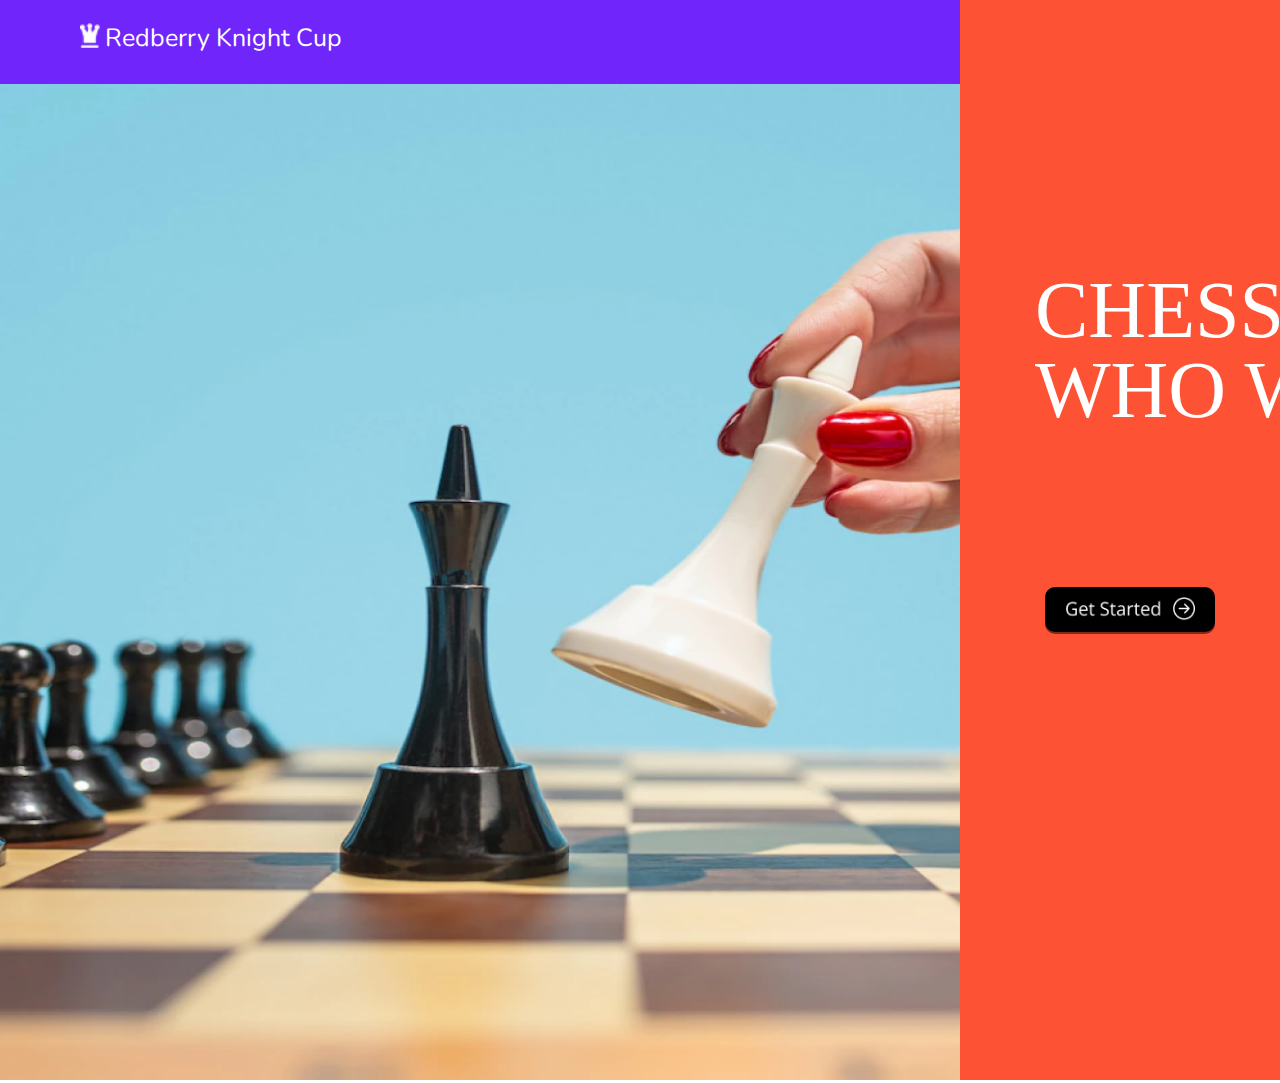
<file: index.html>
<!DOCTYPE html>
<html lang="en">
  <head>
    <meta charset="UTF-8" />
    <meta http-equiv="X-UA-Compatible" content="IE=edge" />
    <meta name="viewport" content="width=device-width, initial-scale=1.0" />
    <link rel="stylesheet" href="./Styles/index.css" />
    <title>Redberry Knight Cup</title>
  </head>
  <body>
    <!--Landing Page-->

    <div class="landing flex">
      <div class="left-side">
        <div class="top flex">
          <img src="./Images/Vector.png" alt="vector-logo" />
          <h3 class="text">Redberry Knight Cup</h3>
        </div>
        <div class="photo">
          <img src="./Images/Landing-photo.png" alt="landing-photo" />
        </div>
      </div>
      <div class="right-side">
        <h1>
          CHESS SAYS <br />
          WHO WE ARE
        </h1>
        <h2>A LOT ABOUT</h2>
        <button type="button">
          <a href="second.html">
          <img src="./Images/Frame 1.png" height="25" width="130" />
        </a>
        </button>
      </div>
    </div>
  </body>
</html>
</file>
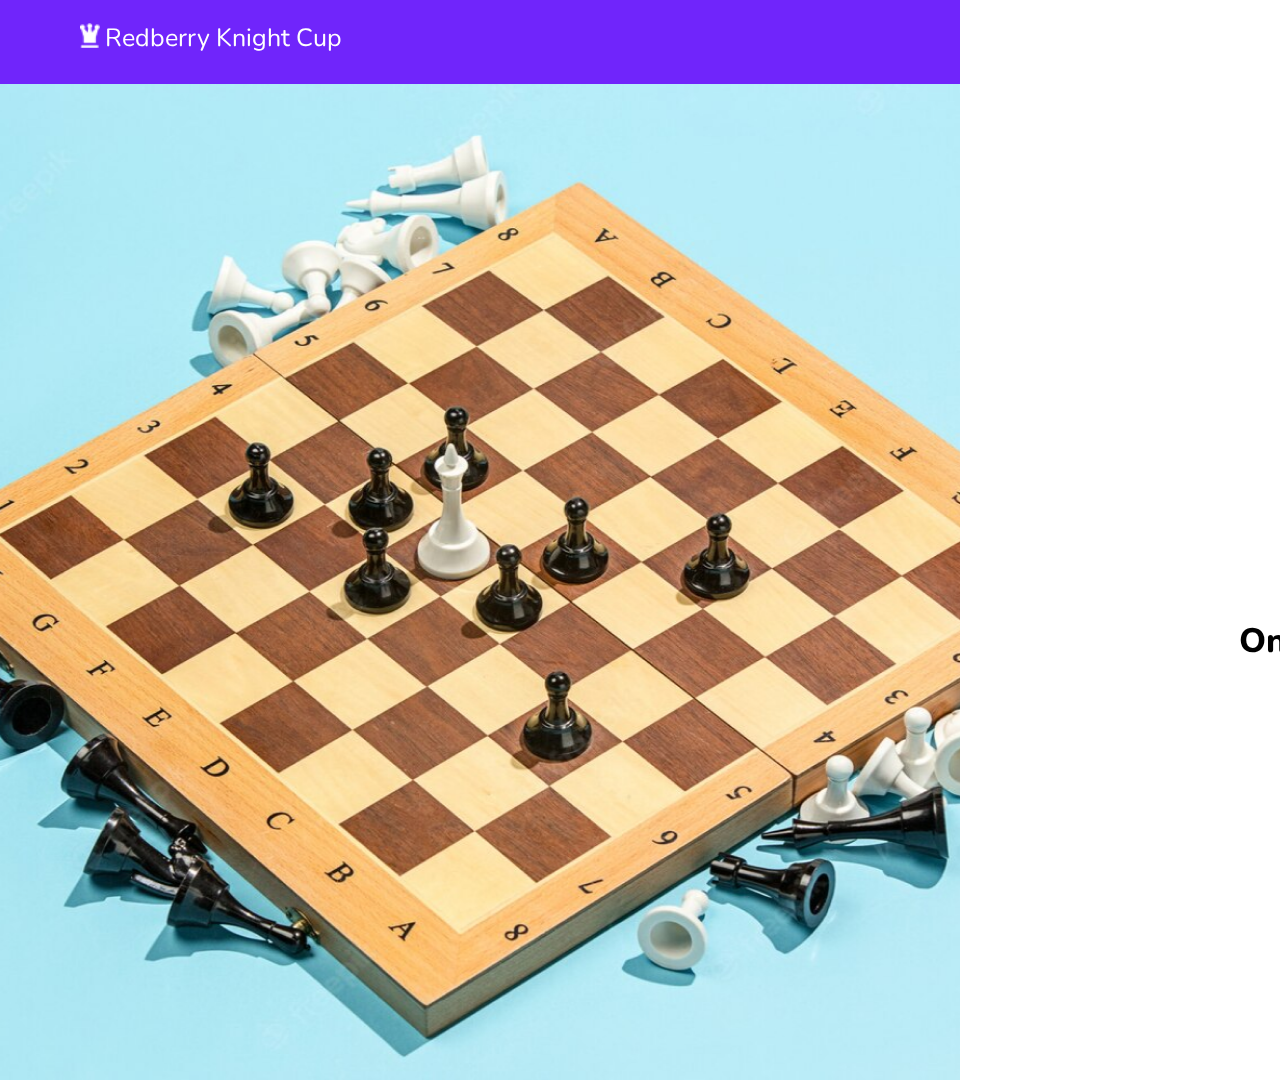
<file: last.html>
<!DOCTYPE html>
<html lang="en">
<head>
    <meta charset="UTF-8">
    <meta http-equiv="X-UA-Compatible" content="IE=edge">
    <meta name="viewport" content="width=device-width, initial-scale=1.0">
    <link rel="stylesheet" href="./Styles/last.css">
    <title>Onboarding completed</title>
</head>
<body>
    <div class="main flex">
        <div class="left-side">
            <div class="top">
                <img src="./Images/Vector.png" alt="vector-logo" />
                <h3 class="text">Redberry Knight Cup</h3>
            </div>
            <div class="photo">
                <img src="./Images/last-page.png" alt="photo">
            </div>
        </div>
        <div class="right-side">
            <div class="rocket">
                <div class="rocket-photo">
                    <img src="./Images/Success-rocket.png" alt="rocket">
                </div>
                <div class="text-div">
                    <h1>Onboarding completed!</h1>
                </div>
                
            </div>
        </div>
    </div>

    <script src="last.js"></script>    
</body>
</html>
</file>
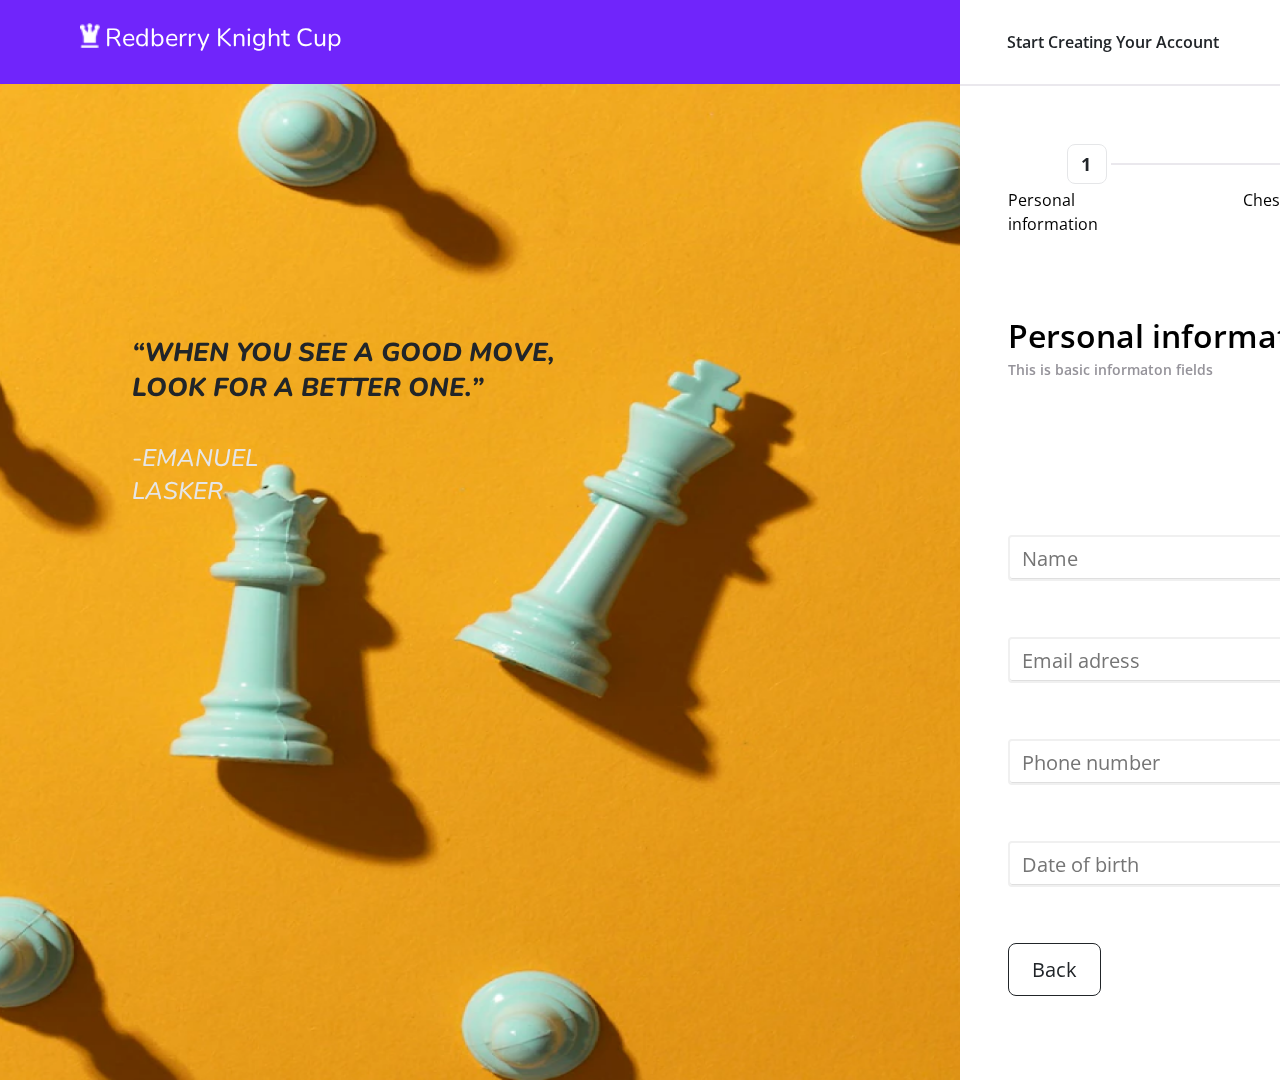
<file: second.html>
<!DOCTYPE html>
<html lang="en">
  <head>
    <meta charset="UTF-8" />
    <meta http-equiv="X-UA-Compatible" content="IE=edge" />
    <meta name="viewport" content="width=device-width, initial-scale=1.0" />
    <link rel="stylesheet" href="./Styles/second.css" />
    <title>Registration-personal-information</title>
  </head>
  <body>
    <div class="main flex">
      <div class="left-side">
        <div class="top flex">
          <img src="./Images/Vector.png" alt="vector-logo" />
          <h3 class="text">Redberry Knight Cup</h3>
        </div>
        <div class="photo">
          <img src="./Images/second-page.png" alt="chess-photo" />
          <h1 class="quote">
            “When you see a good move, <br />
            look for a better one.”
          </h1>
          <h2 class="author">-Emanuel Lasker</h2>
        </div>
      </div>
      <div class="right-side">
        <div class="top">
          <h3 class="account flex">Start creating your account</h3>
          <hr class="line" />
        </div>
        <div class="switch-parent flex">
          <h2 class="text-personal">Personal information</h2>
          <h3 class="text-chess">Chess experience</h3>
          <div class="switch flex">
            <div class="personal-info">
              <h3>1</h3>
            </div>
            <hr class="connector" />
            <div class="experience">
              <h3>2</h3>
            </div>
          </div>
        </div>
        <div class="title">
          <h1 class="title-main">Personal information</h1>
          <h2 class="sub-title">This is basic informaton fields</h2>
        </div>
        <form class="form" id="form" method="post" action="chess.html">
          <div class="form-control">
            <input type="text" placeholder="Name" class="name" id="name" />
            <small>Error message</small>
          </div>
          <div class="form-control">
            <input
              type="email"
              placeholder="Email adress"
              class="email"
              id="email"
            />
            <small>Error message</small>
          </div>
          <div class="form-control">
            <input type="tel" placeholder="Phone number" class="tel" id="tel" />
            <small>Error message</small>
          </div>
          <div class="form-control">
            <input
              type="text"
              class="date"
              id="date"
              placeholder="Date of birth"
              onfocus="(this.type='date')"
            />
            <small>Error message</small>
          </div>
          
          <div class="button-back">
            <a href="second.html">
              <h2>Back</h2>
            </a>
          </div>

          <button class="button">
            <img src="./Images/next.png" alt="Next-page" />
          </button>
        </form>
      </div>
    </div>
    <script src="script.js"></script>
  </body>
</html>
</file>
<file: Styles/index.css>
@import url("https://fonts.googleapis.com/css2?family=Nunito:ital,wght@0,200;0,300;0,400;0,500;0,600;0,700;0,800;0,900;1,200;1,300;1,400;1,500;1,600;1,700;1,800;1,900&display=swap");
@import url("https://fonts.googleapis.com/css2?family=Open+Sans:ital,wght@0,300;0,400;0,500;0,600;0,700;0,800;1,300;1,400;1,500;1,600;1,700;1,800&display=swap");
html, body, div, span, applet, object, iframe,
h1, h2, h3, h4, h5, h6, p, blockquote, pre,
a, abbr, acronym, address, big, cite, code,
del, dfn, em, img, ins, kbd, q, s, samp,
small, strike, strong, sub, sup, tt, var,
b, u, i, center,
dl, dt, dd, ol, ul, li,
fieldset, form, label, legend,
table, caption, tbody, tfoot, thead, tr, th, td,
article, aside, canvas, details, embed,
figure, figcaption, footer, header, hgroup,
menu, nav, output, ruby, section, summary,
time, mark, audio, video {
  margin: 0;
  padding: 0;
  border: 0;
  font-size: 100%;
  font: inherit;
  vertical-align: baseline;
}

/* HTML5 display-role reset for older browsers */
article, aside, details, figcaption, figure,
footer, header, hgroup, menu, nav, section {
  display: block;
}

body {
  line-height: 1;
}

ol, ul {
  list-style: none;
}

blockquote, q {
  quotes: none;
}

blockquote:before, blockquote:after,
q:before, q:after {
  content: "";
  content: none;
}

table {
  border-collapse: collapse;
  border-spacing: 0;
}

* {
  margin: 0;
  padding: 0;
  box-sizing: border-box;
}

body {
  width: 1920px;
  height: 1080px;
  position: fixed;
}

.flex {
  display: flex;
}

a:-webkit-any-link {
  text-decoration: none !important;
}

span {
  color: #dc3545;
}

.landing {
  flex-direction: row;
  width: 1920px;
  height: 1080px;
}

.left-side {
  flex: 50%;
}

.photo img {
  width: 100%;
  height: 996px;
}

.right-side {
  flex: 50%;
  background-color: #fd5334;
  width: 100%;
}
.right-side h1 {
  position: absolute;
  padding-top: 270px;
  color: white;
  font-size: 80px;
  padding-left: 75px;
}
.right-side h2 {
  padding-top: 310px;
  padding-left: 600px;
  font-family: "Nunito";
  font-style: normal;
  font-weight: 700;
  font-size: 20px;
  line-height: 27px;
  text-transform: uppercase;
  color: #212529;
}
.right-side button {
  width: 170px;
  height: 45px;
  background-color: black;
  margin-left: 85px;
  margin-top: 250px;
  border: 3px solid black;
  border-radius: 10px;
  box-shadow: 0 2px rgba(0, 0, 0, 0.5);
}
.right-side button:hover {
  border-color: #7025fb;
  cursor: pointer;
}

.top {
  background-color: #7025fb;
  height: 84px;
  display: flex;
  align-content: center;
  padding-left: 80px;
  padding-top: 18px;
}
.top img {
  height: 25px;
  margin-top: 5px;
  margin-right: 5px;
}
.top .text {
  font-family: "Nunito";
  font-size: 25px;
  color: white;
  margin-top: 8px;
}

/*# sourceMappingURL=index.css.map */
</file>
<file: Styles/last.css>
@import url("https://fonts.googleapis.com/css2?family=Nunito:ital,wght@0,200;0,300;0,400;0,500;0,600;0,700;0,800;0,900;1,200;1,300;1,400;1,500;1,600;1,700;1,800;1,900&display=swap");
@import url("https://fonts.googleapis.com/css2?family=Open+Sans:ital,wght@0,300;0,400;0,500;0,600;0,700;0,800;1,300;1,400;1,500;1,600;1,700;1,800&display=swap");
html, body, div, span, applet, object, iframe,
h1, h2, h3, h4, h5, h6, p, blockquote, pre,
a, abbr, acronym, address, big, cite, code,
del, dfn, em, img, ins, kbd, q, s, samp,
small, strike, strong, sub, sup, tt, var,
b, u, i, center,
dl, dt, dd, ol, ul, li,
fieldset, form, label, legend,
table, caption, tbody, tfoot, thead, tr, th, td,
article, aside, canvas, details, embed,
figure, figcaption, footer, header, hgroup,
menu, nav, output, ruby, section, summary,
time, mark, audio, video {
  margin: 0;
  padding: 0;
  border: 0;
  font-size: 100%;
  font: inherit;
  vertical-align: baseline;
}

/* HTML5 display-role reset for older browsers */
article, aside, details, figcaption, figure,
footer, header, hgroup, menu, nav, section {
  display: block;
}

body {
  line-height: 1;
}

ol, ul {
  list-style: none;
}

blockquote, q {
  quotes: none;
}

blockquote:before, blockquote:after,
q:before, q:after {
  content: "";
  content: none;
}

table {
  border-collapse: collapse;
  border-spacing: 0;
}

* {
  margin: 0;
  padding: 0;
  box-sizing: border-box;
}

body {
  width: 1920px;
  height: 1080px;
  position: fixed;
}

.flex {
  display: flex;
}

a:-webkit-any-link {
  text-decoration: none !important;
}

span {
  color: #dc3545;
}

.main {
  width: 1920px;
  height: 1080px;
  flex-direction: row;
}

.left-side {
  flex: 50%;
}
.left-side .photo img {
  width: 100%;
  height: 996px;
}
.left-side .top {
  background-color: #7025fb;
  height: 84px;
  display: flex;
  align-content: center;
  padding-left: 80px;
  padding-top: 18px;
}
.left-side .top img {
  height: 25px;
  margin-top: 5px;
  margin-right: 5px;
}
.left-side .text {
  font-family: "Nunito";
  font-size: 25px;
  color: white;
  margin-top: 8px;
}

.right-side {
  flex: 50%;
  display: flex;
  justify-content: center;
}
.right-side div {
  align-self: center;
  width: 402px;
  height: 260.65px;
  display: flex;
  align-items: center;
  flex-direction: column;
}
.right-side div img {
  width: 183.89px;
  height: 190.65px;
  flex: none;
  order: 0;
  flex-grow: 0;
}
.right-side div .text-div {
  display: flex;
  flex-direction: column;
  align-items: center;
  padding: 0px;
  gap: 16px;
  width: 402px;
  height: 54px;
  flex: none;
  order: 1;
  flex-grow: 0;
}
.right-side div h1 {
  width: 402px;
  height: 54px;
  font-family: "Nunito";
  font-style: normal;
  font-weight: 800;
  font-size: 34px;
  line-height: 150%;
  color: #000000;
  flex: none;
  order: 0;
  flex-grow: 0;
}

/*# sourceMappingURL=last.css.map */
</file>
<file: Styles/second.css>
@import url("https://fonts.googleapis.com/css2?family=Nunito:ital,wght@0,200;0,300;0,400;0,500;0,600;0,700;0,800;0,900;1,200;1,300;1,400;1,500;1,600;1,700;1,800;1,900&display=swap");
@import url("https://fonts.googleapis.com/css2?family=Open+Sans:ital,wght@0,300;0,400;0,500;0,600;0,700;0,800;1,300;1,400;1,500;1,600;1,700;1,800&display=swap");
html, body, div, span, applet, object, iframe,
h1, h2, h3, h4, h5, h6, p, blockquote, pre,
a, abbr, acronym, address, big, cite, code,
del, dfn, em, img, ins, kbd, q, s, samp,
small, strike, strong, sub, sup, tt, var,
b, u, i, center,
dl, dt, dd, ol, ul, li,
fieldset, form, label, legend,
table, caption, tbody, tfoot, thead, tr, th, td,
article, aside, canvas, details, embed,
figure, figcaption, footer, header, hgroup,
menu, nav, output, ruby, section, summary,
time, mark, audio, video {
  margin: 0;
  padding: 0;
  border: 0;
  font-size: 100%;
  font: inherit;
  vertical-align: baseline;
}

/* HTML5 display-role reset for older browsers */
article, aside, details, figcaption, figure,
footer, header, hgroup, menu, nav, section {
  display: block;
}

body {
  line-height: 1;
}

ol, ul {
  list-style: none;
}

blockquote, q {
  quotes: none;
}

blockquote:before, blockquote:after,
q:before, q:after {
  content: "";
  content: none;
}

table {
  border-collapse: collapse;
  border-spacing: 0;
}

* {
  margin: 0;
  padding: 0;
  box-sizing: border-box;
}

body {
  width: 1920px;
  height: 1080px;
  position: fixed;
}

.flex {
  display: flex;
}

a:-webkit-any-link {
  text-decoration: none !important;
}

span {
  color: #dc3545;
}

.landing {
  flex-direction: row;
  width: 1920px;
  height: 1080px;
}

.left-side {
  flex: 50%;
}
.left-side .photo img {
  width: 100%;
  height: 996px;
}
.left-side .top {
  background-color: #7025fb;
  height: 84px;
  display: flex;
  align-content: center;
  padding-left: 80px;
  padding-top: 18px;
}
.left-side .top img {
  height: 25px;
  margin-top: 5px;
  margin-right: 5px;
}
.left-side .text {
  font-family: "Nunito";
  font-size: 25px;
  color: white;
  margin-top: 8px;
}
.left-side .quote {
  font-family: "Nunito";
  font-style: italic;
  font-weight: 800;
  font-size: 26px;
  line-height: 35px;
  text-transform: uppercase;
  color: #212529;
  position: absolute;
  width: 423px;
  height: 83px;
  left: 132px;
  top: 335px;
}
.left-side .author {
  position: absolute;
  width: 222px;
  height: 33px;
  left: 132px;
  top: 442px;
  font-family: "Nunito";
  font-style: italic;
  font-weight: 500;
  font-size: 24px;
  line-height: 33px;
  text-transform: uppercase;
  color: #e5e6e8;
}

.right-side {
  flex: 50%;
}
.right-side .account {
  justify-content: flex-start;
  padding-left: 47px;
  padding-top: 30px;
  font-family: "Open Sans";
  font-style: normal;
  font-weight: 600;
  font-size: 16px;
  line-height: 150%;
  text-transform: capitalize;
  color: #212529;
}
.right-side .line {
  position: absolute;
  border: 1px solid rgba(185, 180, 196, 0.3);
  width: 960px;
  top: 84px;
}
.right-side .switch-parent {
  position: absolute;
  width: 366px;
  height: 65px;
  left: 1008px;
  top: 144px;
}
.right-side .switch-parent .text-personal {
  font-family: "Open Sans";
  font-style: normal;
  font-weight: 400;
  font-size: 16px;
  line-height: 24px;
  color: #000000;
  position: absolute;
  width: 158px;
  height: 24px;
  left: 0px;
  top: 44px;
}
.right-side .switch-parent .text-chess {
  position: absolute;
  width: 151px;
  height: 24px;
  left: 235px;
  top: 44px;
  font-family: "Open Sans";
  font-style: normal;
  font-weight: 400;
  font-size: 16px;
  line-height: 24px;
  color: #000000;
}
.right-side .switch-parent .switch {
  display: flex;
  flex-direction: row;
  align-items: center;
  padding: 0px;
  gap: 4px;
  position: absolute;
  width: 262px;
  height: 40px;
  left: 59px;
  top: 0px;
}
.right-side .switch-parent .switch .personal-info {
  box-sizing: border-box;
  width: 40px;
  height: 40px;
  background: #ffffff;
  border: 1px solid #e5e6e8;
  border-radius: 8px;
  flex: none;
  order: 0;
  flex-grow: 0;
}
.right-side .switch-parent .switch .personal-info h3 {
  position: absolute;
  width: 11px;
  height: 25px;
  left: 14px;
  top: 8px;
  font-family: "Open Sans";
  font-style: normal;
  font-weight: 700;
  font-size: 18px;
  line-height: 25px;
  color: #212529;
}
.right-side .switch-parent .switch .connector {
  width: 174px;
  height: 0px;
  border: 1px solid rgba(185, 180, 196, 0.3);
  flex: none;
  order: 1;
  flex-grow: 0;
}
.right-side .switch-parent .switch .experience {
  box-sizing: border-box;
  width: 40px;
  height: 40px;
  background: #f5f5f5;
  border: 1px solid #e5e6e8;
  border-radius: 8px;
  flex: none;
  order: 2;
  flex-grow: 0;
}
.right-side .switch-parent .switch .experience h3 {
  position: absolute;
  width: 11px;
  height: 25px;
  left: 237px;
  top: 8px;
  font-family: "Open Sans";
  font-style: normal;
  font-weight: 700;
  font-size: 18px;
  line-height: 25px;
  color: #95939a;
}
.right-side .title {
  position: absolute;
  left: 1008px;
  top: 324px;
  font-family: "Open Sans";
  font-style: normal;
  font-weight: 600;
  line-height: 150%;
}
.right-side .title .title-main {
  font-size: 32px;
  color: #000000;
}
.right-side .title .sub-title {
  font-size: 14px;
  color: #95939a;
  margin-top: 10px;
}
.right-side .form {
  width: 775px;
  height: 445px;
  display: flex;
  flex-direction: column;
  align-items: flex-start;
  gap: 40px;
  margin-top: 481px;
  margin-left: 48px;
}
.right-side .form .name {
  width: 775px;
  height: 46px;
  background: #ffffff;
  box-shadow: inset 0px -1px 0px rgba(0, 0, 0, 0.125);
  border-radius: 4px;
  flex: none;
  order: 0;
  flex-grow: 0;
  border: 2px solid #f0f0f0;
  background-color: transparent;
  resize: none;
  outline: none;
  font-size: 16px;
  font-family: "Open Sans";
  font-style: normal;
  font-weight: 400;
  font-size: 20px;
  line-height: 150%;
  padding-left: 12px;
}
.right-side .form .name:hover {
  background: rgba(185, 180, 196, 0.3);
  border-radius: 8px;
  cursor: pointer;
}
.right-side .form .email {
  width: 775px;
  height: 46px;
  background: #ffffff;
  box-shadow: inset 0px -1px 0px rgba(0, 0, 0, 0.125);
  border-radius: 4px;
  flex: none;
  order: 1;
  flex-grow: 0;
  border: 2px solid #f0f0f0;
  background-color: transparent;
  resize: none;
  outline: none;
  font-size: 16px;
  font-family: "Open Sans";
  font-style: normal;
  font-weight: 400;
  font-size: 20px;
  line-height: 150%;
  padding-left: 12px;
}
.right-side .form .email:hover {
  background: rgba(185, 180, 196, 0.3);
  border-radius: 8px;
  cursor: pointer;
}
.right-side .form .tel {
  width: 775px;
  height: 46px;
  background: #ffffff;
  box-shadow: inset 0px -1px 0px rgba(0, 0, 0, 0.125);
  border-radius: 4px;
  flex: none;
  order: 2;
  flex-grow: 0;
  border: 2px solid #f0f0f0;
  background-color: transparent;
  resize: none;
  outline: none;
  font-size: 16px;
  font-family: "Open Sans";
  font-style: normal;
  font-weight: 400;
  font-size: 20px;
  line-height: 150%;
  padding-left: 12px;
}
.right-side .form .tel:hover {
  background: rgba(185, 180, 196, 0.3);
  border-radius: 8px;
  cursor: pointer;
}
.right-side .form .date {
  width: 775px;
  height: 46px;
  background: #ffffff;
  box-shadow: inset 0px -1px 0px rgba(0, 0, 0, 0.125);
  border-radius: 4px;
  flex: none;
  order: 1;
  flex-grow: 0;
  border: 2px solid #f0f0f0;
  background-color: transparent;
  resize: none;
  outline: none;
  font-size: 16px;
  font-family: "Open Sans";
  font-style: normal;
  font-weight: 400;
  font-size: 20px;
  line-height: 150%;
  padding-left: 12px;
}
.right-side .form .date:hover {
  background: rgba(185, 180, 196, 0.3);
  border-radius: 8px;
  cursor: pointer;
}
.right-side .form .button-back {
  align-self: flex-start;
  justify-self: flex-end;
  display: flex;
  flex-direction: column;
  align-items: center;
  justify-content: center;
  width: 93px;
  height: 53px;
  border: 1px solid #212529;
  border-radius: 8px;
}
.right-side .form .button-back a {
  width: 93px;
  height: 53px;
  display: flex;
  align-items: center;
  justify-content: center;
}
.right-side .form .button-back h2 {
  width: 45px;
  height: 27px;
  font-family: "Open Sans";
  font-style: normal;
  font-weight: 400;
  font-size: 20px;
  line-height: 27px;
  text-transform: capitalize;
  color: #212529;
}
.right-side .form .button-back:hover {
  cursor: pointer;
  background: rgba(185, 180, 196, 0.3);
}
.right-side .form .button {
  position: absolute;
  left: 1655px;
  top: 944px;
  width: 128px;
  height: 53px;
  background: #212529;
  border-radius: 8px;
  z-index: 0;
}
.right-side .form .button img {
  width: 85px;
  height: 35px;
  padding: 2px 5px;
}
.right-side .form .button a {
  width: 100%;
  height: 100%;
  z-index: 2;
}
.right-side .form .button:hover {
  background: #212529;
  border: 4px solid rgba(194, 165, 249, 0.8);
  border-radius: 8px;
  cursor: pointer;
}
.right-side .form small {
  color: #e74c3c;
  visibility: hidden;
}
.right-side .form .form-control.success input {
  border-color: #2ecc71;
}
.right-side .form .form-control.error input {
  border-color: #e74c3c;
}
.right-side .form .form-control.error small {
  color: #e74c3c;
  visibility: visible;
  font-family: "Open Sans";
  font-size: 22px;
}

/*# sourceMappingURL=second.css.map */
</file>
